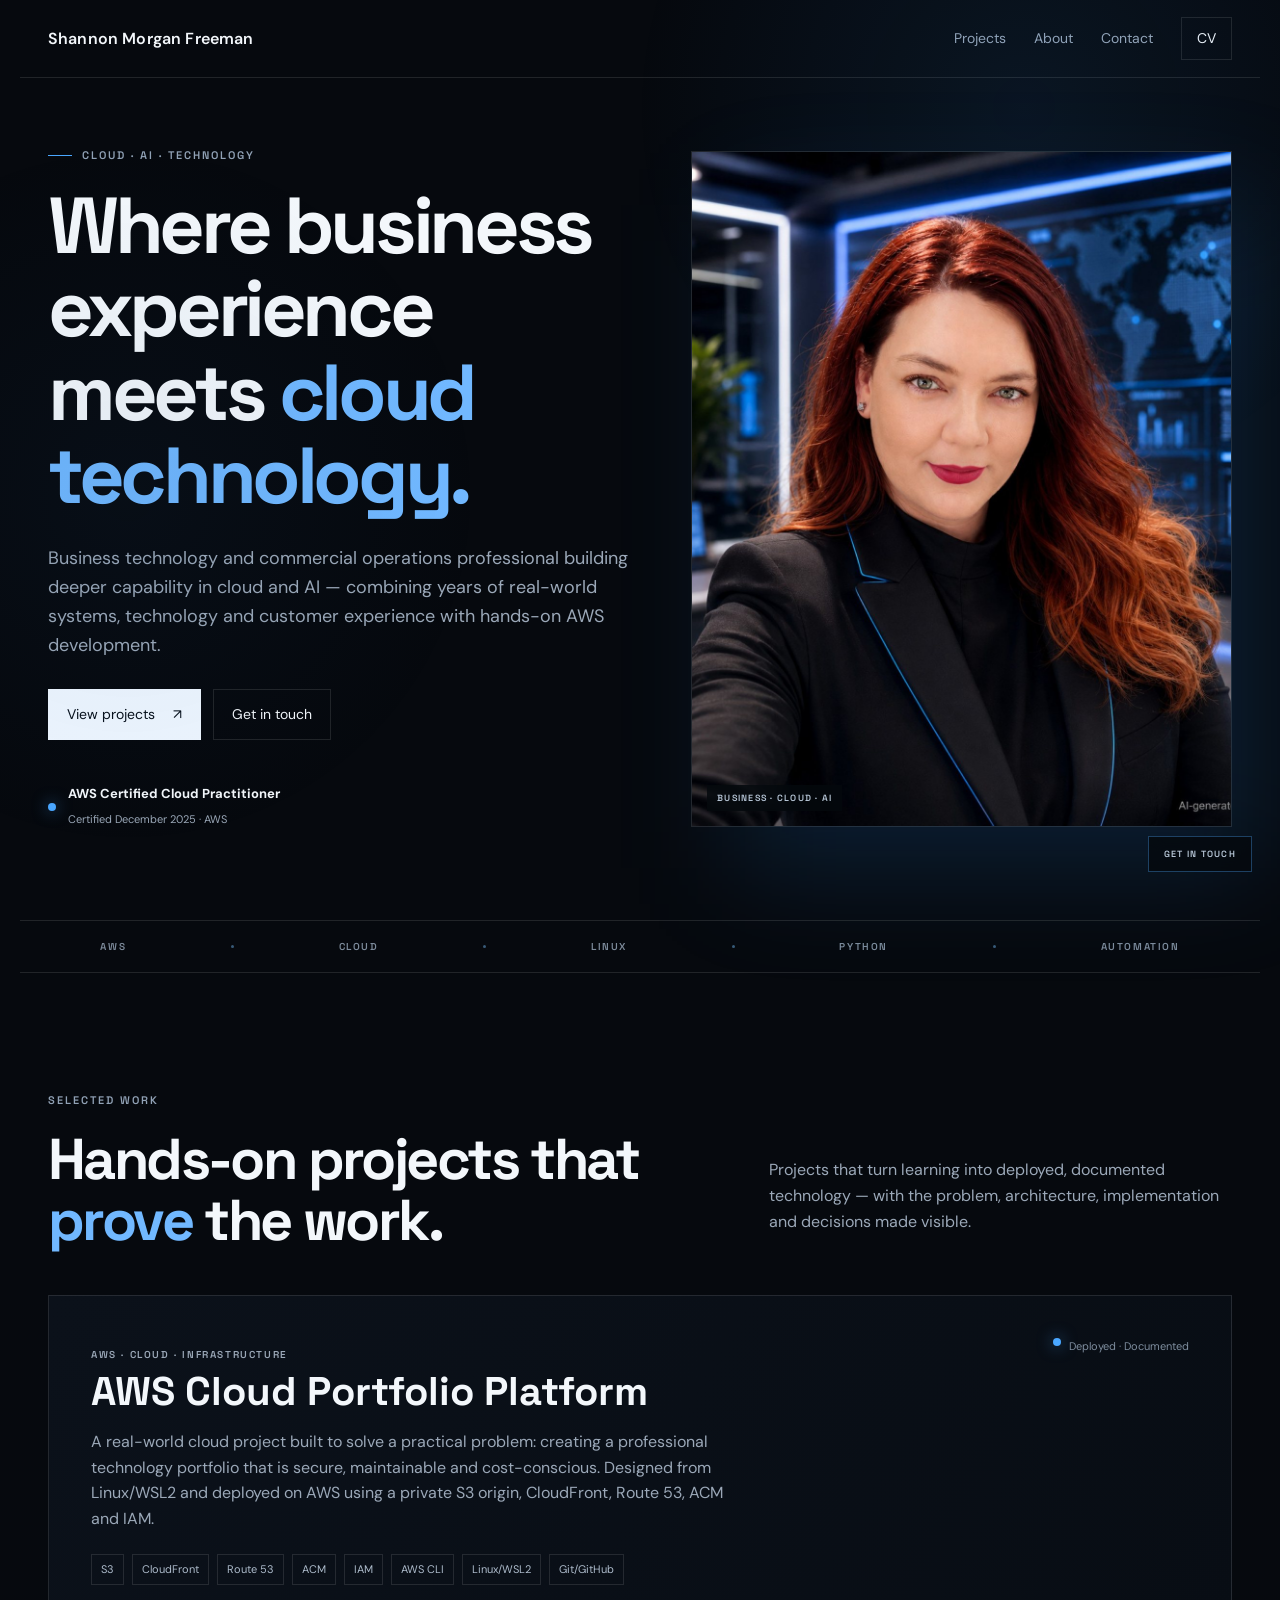
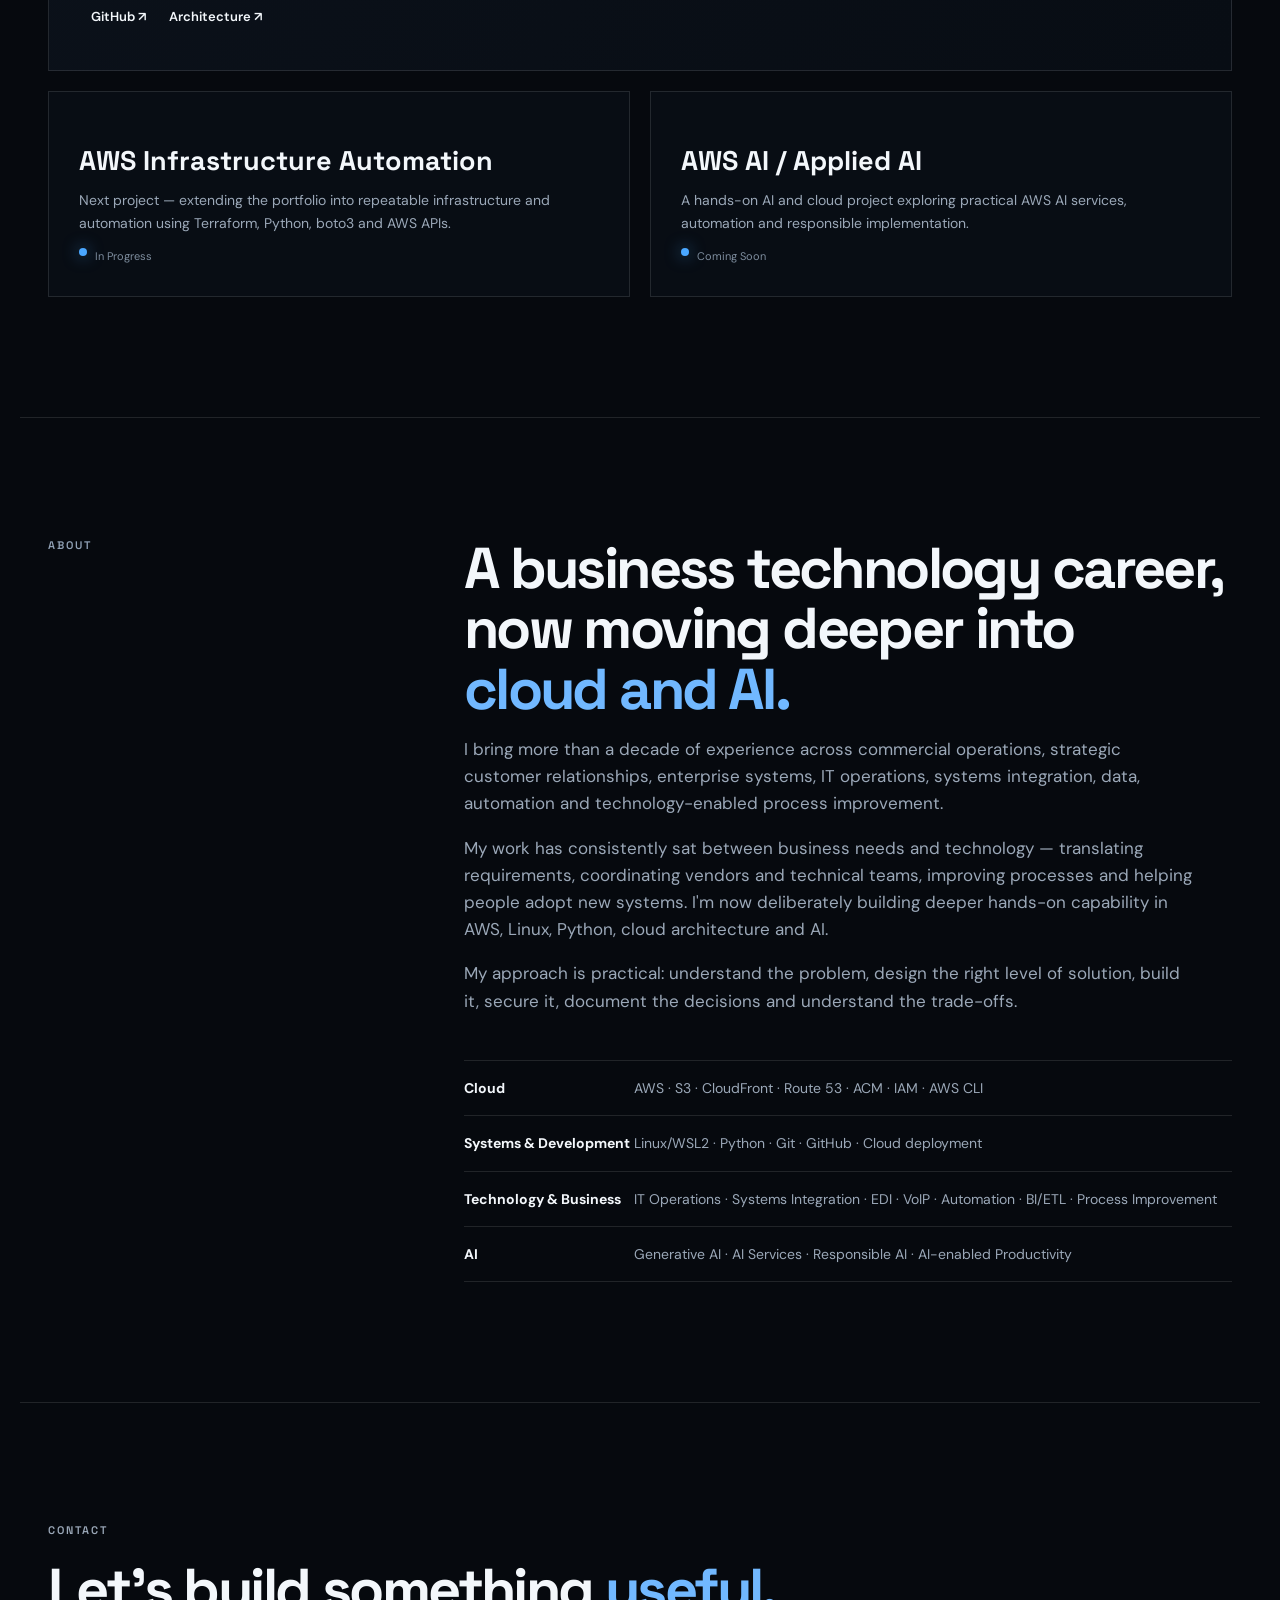
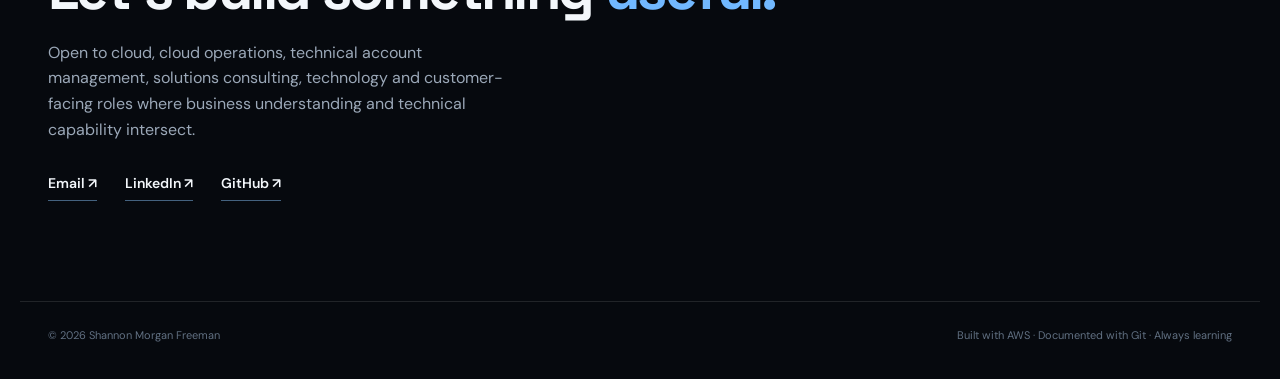
<file: index.html>
<!doctype html>
<html lang="en">
<head>
  <meta charset="utf-8">
  <meta name="viewport" content="width=device-width, initial-scale=1">

  <meta
    name="description"
    content="Shannon Morgan Freeman — business technology and commercial operations professional building hands-on capability in AWS, cloud and AI."
  >

  <title>Shannon Morgan Freeman | Cloud, AI & Business Technology</title>

  <link rel="canonical" href="https://shannonmorganfreeman.co.za/">
  <link rel="icon" type="image/png" href="/assets/favicon-256.png">

  <meta property="og:type" content="website">
  <meta property="og:title" content="Shannon Morgan Freeman | Cloud, AI & Business Technology">
  <meta property="og:description" content="Shannon Morgan Freeman — business technology and commercial operations professional building hands-on capability in AWS, cloud and AI.">
  <meta property="og:url" content="https://shannonmorganfreeman.co.za/">
  <meta property="og:image" content="https://shannonmorganfreeman.co.za/assets/shannon-ai-portrait.jpg">
  <meta property="og:image:alt" content="Shannon Morgan Freeman">

  <meta name="twitter:card" content="summary_large_image">
  <meta name="robots" content="index, follow, max-image-preview:large">

  <link rel="preload" as="image" href="assets/shannon-ai-portrait.jpg">
  <link rel="stylesheet" href="styles.css">
  <meta name="msvalidate.01" content="270F063AA58E24D17348EF210F4D4EB9" />
</head>

<body>

  <header class="site-header">

    <a class="brand" href="#top" aria-label="Shannon Morgan Freeman home">
      <span>Shannon Morgan Freeman</span>
    </a>

    <nav aria-label="Primary navigation">
      <a href="#projects">Projects</a>
      <a href="#about">About</a>
      <a href="#contact">Contact</a>

      <a
        class="nav-cta"
        href="assets/Shannon-Morgan-Freeman-CV.pdf"
        target="_blank"
        rel="noopener noreferrer"
      >
        CV
      </a>
    </nav>

  </header>


  <main id="top">

    <!-- HERO -->

    <section class="hero">

      <div class="hero-copy">

        <p class="eyebrow">
          <span></span>
          CLOUD · AI · TECHNOLOGY
        </p>

        <h1>
          Where business experience meets <em>cloud technology.</em>
        </h1>

        <p class="hero-lede">
          Business technology and commercial operations professional building
          deeper capability in cloud and AI — combining years of real-world
          systems, technology and customer experience with hands-on AWS development.
        </p>

        <div class="hero-actions">

          <a class="button primary" href="#projects">
            View projects <span>↗</span>
          </a>

          <a class="button secondary" href="#contact">
            Get in touch
          </a>

        </div>

        <div class="credential">

          <span class="credential-dot"></span>

          <div>
            <strong>AWS Certified Cloud Practitioner</strong>
            <small>Certified December 2025 · AWS</small>
          </div>

        </div>

      </div>


      <div class="hero-image-wrap">

        <div class="image-glow"></div>

        <img
          class="hero-image"
          src="assets/shannon-ai-portrait.jpg"
          alt="Professional portrait of Shannon Morgan Freeman in a modern technology environment"
        >

            <div class="image-caption">
      <strong>BUSINESS · CLOUD · AI</strong>
    </div>

  </div>

</section>


    <!-- FLOATING CONTACT -->

    <a class="floating-contact" href="#contact">
      GET IN TOUCH
    </a>


    <!-- TECHNOLOGY SIGNAL -->

    <section class="signal-bar" aria-label="Technology focus">

      <span>AWS</span>
      <i></i>

      <span>CLOUD</span>
      <i></i>

      <span>LINUX</span>
      <i></i>

      <span>PYTHON</span>
      <i></i>

      <span>AUTOMATION</span>

    </section>


    <!-- PROJECTS -->

    <section class="section projects" id="projects">

      <div class="section-heading">

        <div>

          <p class="eyebrow">
            SELECTED WORK
          </p>

          <h2>
            Hands-on projects that <em>prove</em> the work.
          </h2>

        </div>

        <p class="section-intro">
          Projects that turn learning into deployed, documented technology —
          with the problem, architecture, implementation and decisions made visible.
        </p>

      </div>


      <!-- PROJECT 1 -->

      <article class="project-card featured">

        <div class="project-body">

          <p class="project-kicker">
            AWS · CLOUD · INFRASTRUCTURE
          </p>

          <h3>
            AWS Cloud Portfolio Platform
          </h3>

          <p>
            A real-world cloud project built to solve a practical problem:
            creating a professional technology portfolio that is secure,
            maintainable and cost-conscious.
            Designed from Linux/WSL2 and deployed on AWS using a private S3
            origin, CloudFront, Route 53, ACM and IAM.
          </p>


          <div class="tags">

            <span>S3</span>
            <span>CloudFront</span>
            <span>Route 53</span>
            <span>ACM</span>
            <span>IAM</span>
            <span>AWS CLI</span>
            <span>Linux/WSL2</span>
            <span>Git/GitHub</span>

          </div>


          <div class="project-links">

            <a
              href="https://github.com/ShannonMorganFreeman/shannon-cloud-portfolio"
              target="_blank"
              rel="noopener noreferrer"
            >
              GitHub <span>↗</span>
            </a>

            <a
              href="https://github.com/ShannonMorganFreeman/shannon-cloud-portfolio/blob/main/architecture/aws-architecture.md"
              target="_blank"
              rel="noopener noreferrer"
            >
              Architecture <span>↗</span>
            </a>

          </div>

        </div>


        <div class="project-status">

          <span class="status-dot"></span>
          Deployed · Documented

        </div>

      </article>


      <!-- FUTURE PROJECTS -->

      <div class="future-grid">

        <article class="ghost-card">

          <h3>
            AWS Infrastructure Automation
          </h3>

          <p>
            Next project — extending the portfolio into repeatable
            infrastructure and automation using Terraform, Python,
            boto3 and AWS APIs.
          </p>

          <div class="project-status">

            <span class="status-dot"></span>
            In Progress

          </div>

        </article>


        <article class="ghost-card">

          <h3>
            AWS AI / Applied AI
          </h3>

          <p>
            A hands-on AI and cloud project exploring practical AWS AI
            services, automation and responsible implementation.
          </p>

          <div class="project-status">

            <span class="status-dot"></span>
            Coming Soon

          </div>

        </article>

      </div>

    </section>


    <!-- ABOUT -->

    <section class="section about" id="about">

      <div class="about-label">

        <p class="eyebrow">
          ABOUT
        </p>

      </div>


      <div class="about-copy">

        <h2>
          A business technology career, now moving deeper into
          <em>cloud and AI.</em>
        </h2>


        <p>
          I bring more than a decade of experience across commercial
          operations, strategic customer relationships, enterprise systems,
          IT operations, systems integration, data, automation and
          technology-enabled process improvement.
        </p>


        <p>
          My work has consistently sat between business needs and technology —
          translating requirements, coordinating vendors and technical teams,
          improving processes and helping people adopt new systems.
          I'm now deliberately building deeper hands-on capability in AWS,
          Linux, Python, cloud architecture and AI.
        </p>


        <p>
          My approach is practical: understand the problem, design the right
          level of solution, build it, secure it, document the decisions and
          understand the trade-offs.
        </p>


        <div class="skills">

          <div>
            <strong>Cloud</strong>
            <span>AWS · S3 · CloudFront · Route 53 · ACM · IAM · AWS CLI</span>
          </div>

          <div>
            <strong>Systems & Development</strong>
            <span>Linux/WSL2 · Python · Git · GitHub · Cloud deployment</span>
          </div>

          <div>
            <strong>Technology & Business</strong>
            <span>IT Operations · Systems Integration · EDI · VoIP · Automation · BI/ETL · Process Improvement</span>
          </div>

          <div>
            <strong>AI</strong>
            <span>Generative AI · AI Services · Responsible AI · AI-enabled Productivity</span>
          </div>

        </div>

      </div>

    </section>


    <!-- CONTACT -->

    <section class="section contact" id="contact">

      <p class="eyebrow">
        CONTACT
      </p>

      <h2>
        Let's build something <em>useful.</em>
      </h2>

      <p>
        Open to cloud, cloud operations, technical account management,
        solutions consulting, technology and customer-facing roles where
        business understanding and technical capability intersect.
      </p>


      <div class="contact-links">

        <a href="mailto:shannonmorganfreeman@gmail.com">
          Email <span>↗</span>
        </a>

        <a
          href="https://www.linkedin.com/in/shannon-morgan-freeman-165536136/"
          target="_blank"
          rel="noopener noreferrer"
        >
          LinkedIn <span>↗</span>
        </a>

        <a
          href="https://github.com/ShannonMorganFreeman/shannon-cloud-portfolio"
          target="_blank"
          rel="noopener noreferrer"
        >
          GitHub <span>↗</span>
        </a>

      </div>

    </section>

  </main>


  <footer>

    <span>
      © 2026 Shannon Morgan Freeman
    </span>

    <span>
      Built with AWS · Documented with Git · Always learning
    </span>

  </footer>


  <script src="script.js"></script>

</body>
</html>
</file>
<file: styles.css>
@import url('https://fonts.googleapis.com/css2?family=DM+Sans:wght@400;500;600;700&family=Space+Grotesk:wght@400;500;600;700&display=swap');

:root{
  --bg:#06090e; --panel:#0b1018; --text:#f3f7fb; --muted:#9ba8b8;
  --line:rgba(255,255,255,.11); --accent:#4aa7ff; --max:1240px;
}
*{box-sizing:border-box}
html{scroll-behavior:smooth}
body{margin:0;background:var(--bg);color:var(--text);font-family:"DM Sans",sans-serif;line-height:1.6}
body:before{content:"";position:fixed;inset:0;pointer-events:none;background:radial-gradient(circle at 80% 12%,rgba(39,113,189,.12),transparent 30%),radial-gradient(circle at 10% 55%,rgba(34,80,130,.08),transparent 28%)}
a{color:inherit;text-decoration:none}

.site-header{height:78px;max-width:var(--max);margin:auto;padding:0 28px;display:flex;align-items:center;justify-content:space-between;border-bottom:1px solid var(--line)}
.brand{display:flex;align-items:center;gap:12px;font-weight:600;letter-spacing:.01em}
.brand-mark{font:700 12px "Space Grotesk";letter-spacing:.08em;border:1px solid var(--line);padding:8px 9px}
nav{display:flex;align-items:center;gap:28px;font-size:14px;color:var(--muted)}
nav a:hover{color:var(--text)}
.nav-cta{padding:9px 15px;border:1px solid var(--line);color:var(--text)}

.hero{max-width:var(--max);min-height:calc(100vh - 78px);margin:auto;padding:70px 28px 90px;display:grid;grid-template-columns:1fr .92fr;gap:55px;align-items:center}
.eyebrow{font:600 11px "Space Grotesk";letter-spacing:.18em;color:#91a2b6;margin:0 0 22px;display:flex;align-items:center;gap:10px}
.eyebrow span{width:24px;height:1px;background:var(--accent)}
h1,h2,h3{font-family:"Space Grotesk",sans-serif;line-height:1.05;margin:0}
h1{font-size:clamp(48px,6.2vw,82px);letter-spacing:-.055em;max-width:700px}
h1 em,h2 em{font-style:normal;color:#71b8ff}
.hero-lede{font-size:18px;color:var(--muted);max-width:580px;margin:27px 0 30px}
.hero-actions{display:flex;gap:12px;flex-wrap:wrap}
.button{display:inline-flex;gap:18px;align-items:center;padding:13px 18px;border:1px solid var(--line);font-size:14px}
.button.primary{background:#eef6ff;color:#07101b;border-color:#eef6ff}
.button.secondary:hover,.button.primary:hover{transform:translateY(-1px)}
.credential{margin-top:44px;display:flex;gap:12px;align-items:center}
.credential-dot,.status-dot{width:8px;height:8px;border-radius:50%;background:var(--accent);box-shadow:0 0 16px rgba(74,167,255,.65)}
.credential strong{display:block;font-size:13px}
.credential small{color:var(--muted);font-size:11px}

.hero-image-wrap{position:relative;max-width:570px;justify-self:end}
.image-glow{position:absolute;inset:8% -5% -6% 8%;background:rgba(38,127,214,.18);filter:blur(55px)}
.hero-image{position:relative;display:block;width:100%;aspect-ratio:4/5;object-fit:cover;object-position:center;border:1px solid var(--line)}
.image-caption{position:absolute;bottom:16px;left:16px;padding:7px 10px;background:rgba(5,9,14,.78);backdrop-filter:blur(8px);font:600 9px "Space Grotesk";letter-spacing:.14em;color:#b8c7d8;display:flex;align-items:center;gap:12px}
.image-caption strong{font:inherit}
.image-caption a{color:#b8c7d8}
.image-caption a:hover{color:#fff}

.signal-bar{max-width:var(--max);margin:auto;padding:19px 28px;border-top:1px solid var(--line);border-bottom:1px solid var(--line);display:flex;align-items:center;justify-content:space-around;color:#7d8b9b;font:600 10px "Space Grotesk";letter-spacing:.16em}
.signal-bar i{width:3px;height:3px;border-radius:50%;background:#385a78}

.section{max-width:var(--max);margin:auto;padding:120px 28px}
.section-heading{display:grid;grid-template-columns:1fr .7fr;gap:60px;align-items:end;margin-bottom:45px}
h2{font-size:clamp(36px,4.5vw,62px);letter-spacing:-.045em}
.section-intro,.contact>p{color:var(--muted);max-width:470px}

.project-card{position:relative;border:1px solid var(--line);background:linear-gradient(120deg,#0b111a,#080d14);padding:42px;display:grid;grid-template-columns:1fr auto;gap:25px}
.project-kicker{font:600 10px "Space Grotesk";letter-spacing:.16em;color:#7e96ad}
.project-body h3{font-size:40px;margin:9px 0 15px}
.project-body>p{color:var(--muted);max-width:650px}
.tags{display:flex;gap:8px;flex-wrap:wrap;margin:22px 0}
.tags span{font-size:11px;padding:6px 9px;border:1px solid var(--line);color:#aebccc}
.project-links{display:flex;gap:23px;font-size:13px;font-weight:600}
.project-links a[aria-disabled=true]{color:#617081;cursor:default}
.project-status{font-size:11px;color:#7e8d9e;display:flex;gap:8px;align-items:flex-start;white-space:nowrap}

.future-grid{display:grid;grid-template-columns:1fr 1fr;gap:20px;margin-top:20px}
.ghost-card{border:1px solid var(--line);padding:30px;min-height:190px;background:#080d14}
.ghost-card>span{font:600 11px "Space Grotesk";color:#637387}
.ghost-card h3{font-size:27px;margin:25px 0 8px}
.ghost-card p{color:var(--muted);font-size:14px}

.about{display:grid;grid-template-columns:.45fr 1fr;gap:70px;border-top:1px solid var(--line)}
.about-copy h2{max-width:760px}
.about-copy>p{color:var(--muted);font-size:17px;max-width:730px}
.skills{margin-top:45px;border-top:1px solid var(--line)}
.skills div{display:grid;grid-template-columns:170px 1fr;padding:16px 0;border-bottom:1px solid var(--line);font-size:14px}
.skills span{color:var(--muted)}

.contact{border-top:1px solid var(--line);padding-bottom:100px}
.contact h2{margin-bottom:20px}
.contact-links{display:flex;gap:28px;margin-top:30px;font-weight:600;font-size:14px}
.contact-links a{border-bottom:1px solid #44627f;padding-bottom:5px}

footer{max-width:var(--max);margin:auto;padding:25px 28px 35px;border-top:1px solid var(--line);display:flex;justify-content:space-between;color:#617082;font-size:11px}

.floating-contact{
  position:fixed;
  right:28px;
  bottom:28px;
  z-index:1000;
  display:inline-flex;
  align-items:center;
  justify-content:center;
  padding:11px 15px;
  border:1px solid rgba(74,167,255,.35);
  background:rgba(6,9,14,.82);
  backdrop-filter:blur(8px);
  color:#b8c7d8;
  font:600 9px "Space Grotesk";
  letter-spacing:.14em;
  transition:.2s ease;
}
.floating-contact:hover{
  color:#fff;
  border-color:var(--accent);
  transform:translateY(-1px);
}

@media(max-width:850px){
  .site-header{height:auto;padding-top:17px;padding-bottom:17px}
  .site-header nav{gap:13px}
  .brand{font-size:13px}
  .hero{grid-template-columns:1fr;padding-top:55px}
  .hero-image-wrap{justify-self:stretch;max-width:none;order:-1}
  .hero-image{aspect-ratio:16/10;object-position:center 25%}
  .section-heading,.about{grid-template-columns:1fr;gap:25px}
  .project-card{grid-template-columns:1fr}
  .project-status{grid-column:auto}
  .project-body h3{font-size:34px}
}

@media(max-width:560px){
  nav a:not(.nav-cta){display:none}
  .hero{padding-left:20px;padding-right:20px}
  h1{font-size:48px}
  .section{padding:80px 20px}
  .signal-bar{padding:16px 12px;font-size:8px}
  .signal-bar span:nth-of-type(4),.signal-bar i:nth-of-type(4){display:none}
  .project-card{padding:25px;grid-template-columns:1fr}
  .project-status{grid-column:auto}
  .project-body h3{font-size:30px}
  .future-grid{grid-template-columns:1fr}
  .skills div{grid-template-columns:1fr;gap:5px}
  footer{padding-left:20px;padding-right:20px}
  .floating-contact{right:18px;bottom:18px}
}
</file>
